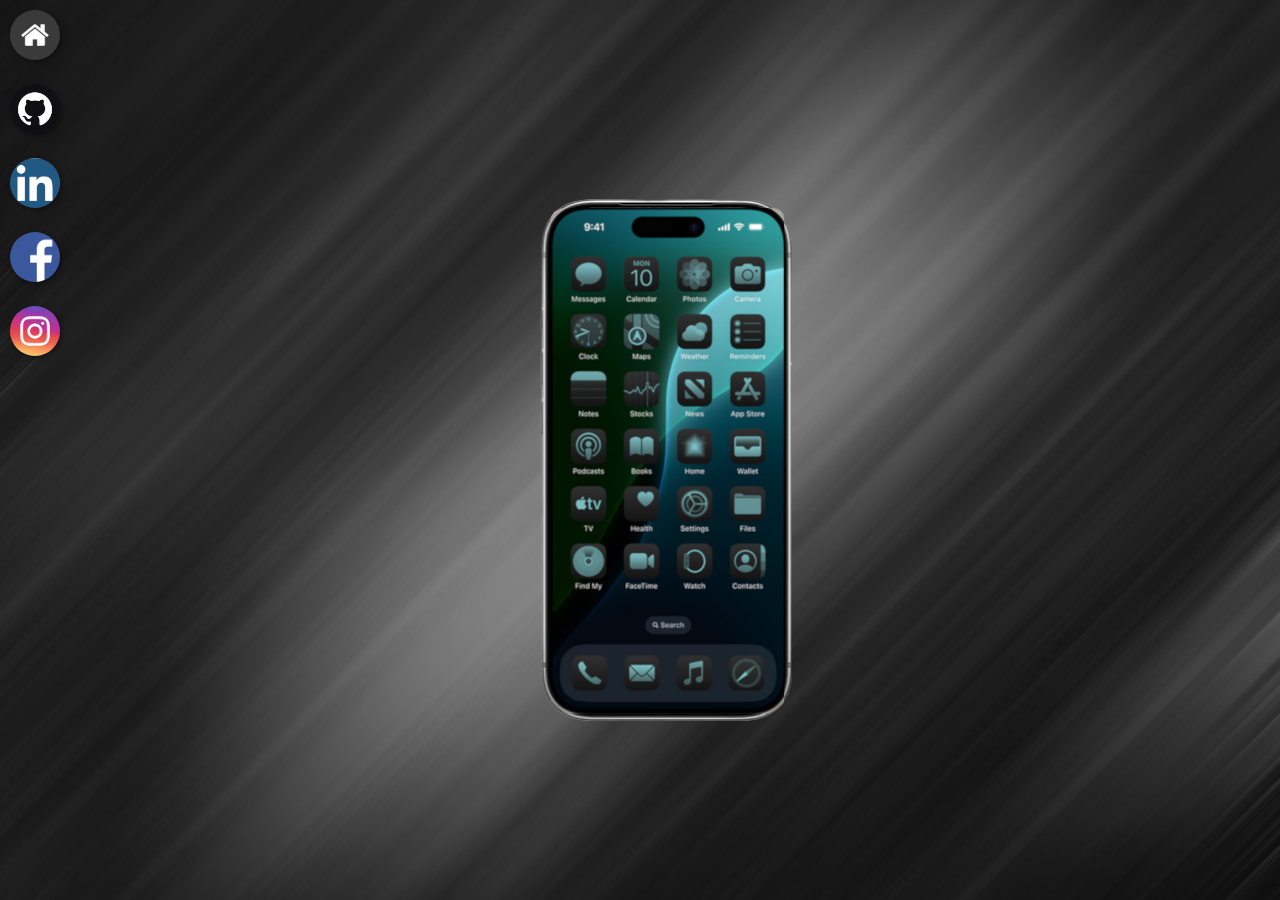
<file: index.html>
<!DOCTYPE html>
<html lang="pt-br">
<head>
    <meta charset="UTF-8">
    <meta name="viewport" content="width=device-width, initial-scale=1.0">
    <link rel="shortcut icon" href="imagens/Favicon.png" type="image/x-icon">
    <link rel="stylesheet" href="estilos/estilo.css">
    <title>Redes Sociais</title>
</head>
<body>

<main>
    <section id="telefone">
        <iframe src="home.html" name="tela" id="tela" frameborder="0">
            Seu navegador não é compátivel com isso.
        </iframe>


    </section>

    <section id="redes-sociais">
        <a href="#" target="tela"><img src="icones/logo-home projeto redes.jpg" alt="Home"></a><br>
        <a href="#" target="tela"><img src="icones/github-logo projeto redes.webp" alt="GitHub"></a><br>
        <a href="#" target="tela"><img src="icones/linkedin-logo.png" alt="LinkedIn"></a><br>
        <a href="#" target="tela"><img src="icones/facebook-logo.png" alt="Facebook"></a><br>
        <a href="#" target="tela"><img src="icones/instagram-logo.jpg" alt="Instagram"></a>
        

    </section>


</main>

 
    
</body>
</html>
</file>
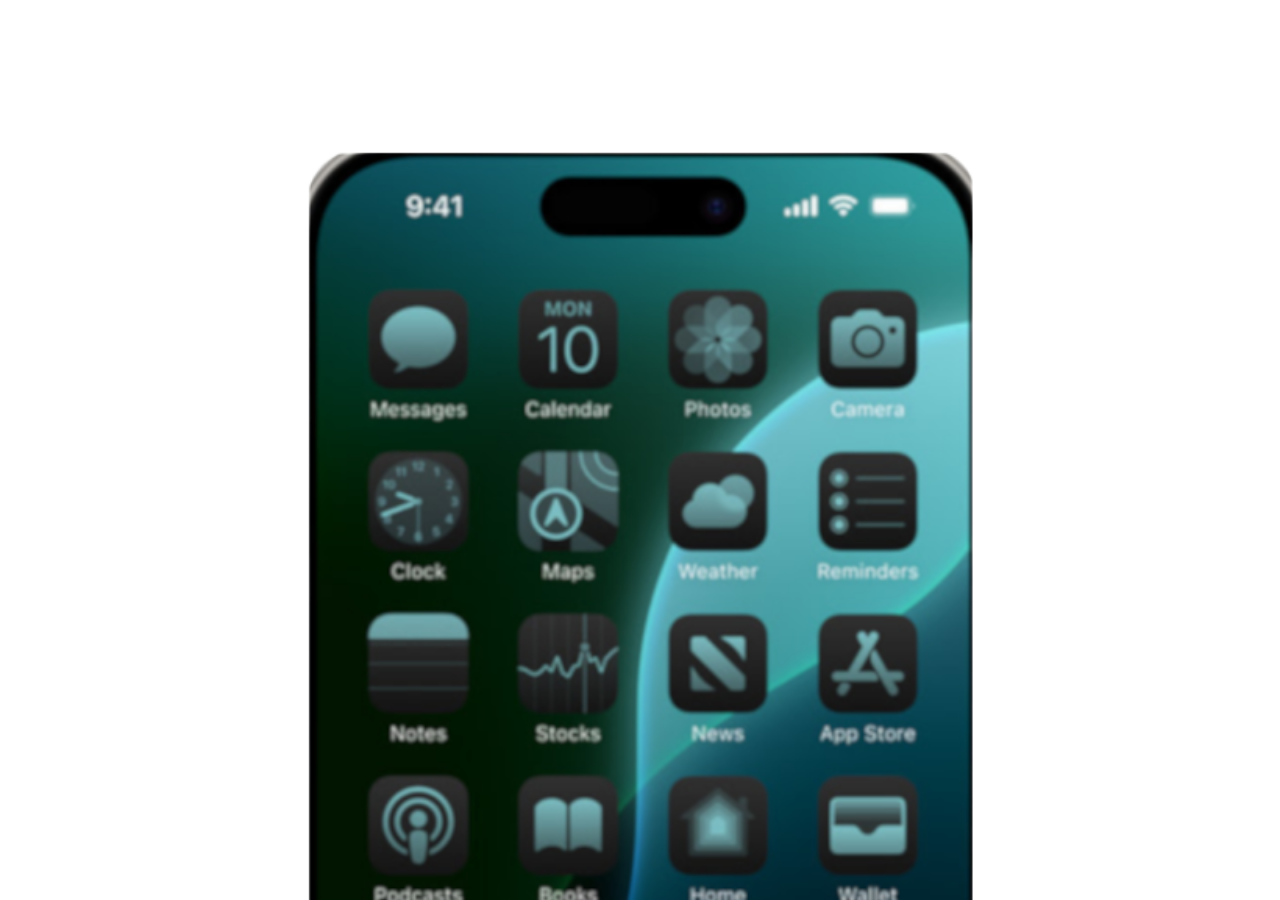
<file: home.html>
<!DOCTYPE html>
<html lang="pt-br">
<head>
    <meta charset="UTF-8">
    <meta name="viewport" content="width=device-width, initial-scale=1.0">
    <title>Home</title>
</head>
<style>

    * {
        margin: 0px;
        padding: 0px;
    }
    body {

        width: 100vw;
        height: 100vh;
        background: url(imagens/tela2.png);
        background-repeat: no-repeat;
        background-position: top center;
        background-size: cover; 
    }

</style>
<body>
    
</body>
</html>
</file>
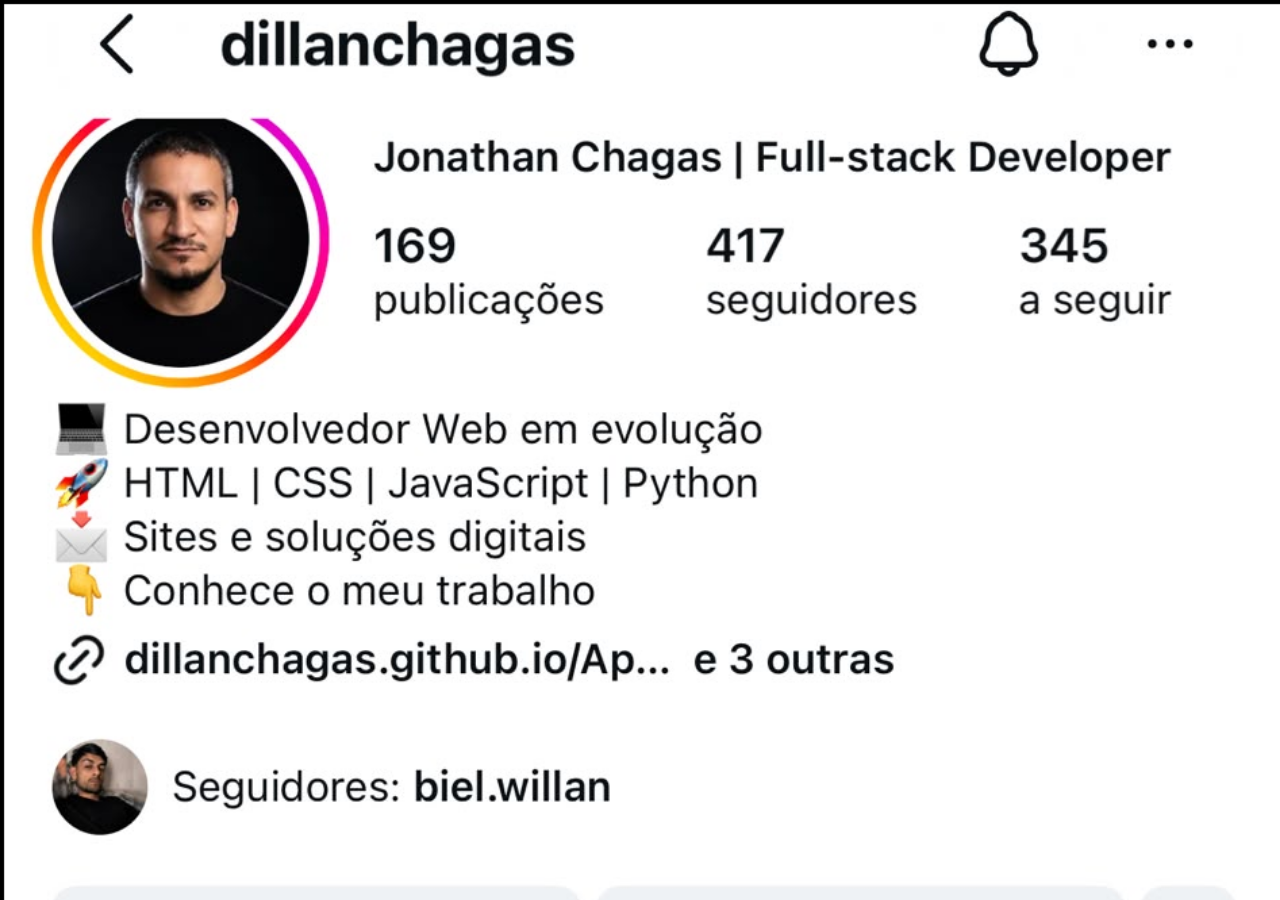
<file: instagram.html>
<!DOCTYPE html>
<html lang="pt-br">
<head>
    <meta charset="UTF-8">
    <meta name="viewport" content="width=device-width, initial-scale=1.0">
    <title>Instagram</title>
</head>
<style>

    * {
        margin: 0px;
        padding: 0px;
    }
    body {

        width: 100vw;
        height: 100vh;
        background: black url(imagens/feed1.png);
        background-repeat: no-repeat;
        background-position: top center;
        background-size: cover; 
    }

</style>
<body>
    
</body>
</html>
</file>
<file: estilos/estilo.css>
@charset "UTF-8";

*{
    margin: 0px;
    padding: 0px;
    font-family: Arial, Helvetica, sans-serif;

}

html, body{
    
    height: 100vh;
    width: 100vw;
    

}

body{

    background-image: url('../imagens/fundo.jpg');
    background-position: top center;
    background-repeat: no-repeat;
    background-size: cover;
    background-attachment: fixed;

}

main {
    position: relative;
    height: 100vh;
    
}

section#telefone {
    position: absolute;
    top: 50%;
    left: 50%;
    transform: translate(-70%, -50%);
     
    height: 542px;
    width: 505px;
    
    background-image: url(../imagens/telefone.png);
}

iframe#tela{
    position: relative;
    top: -25px;
    left: 263px;
    width: 235px;
    height: 632px;
}


section#redes-sociais img{
    width: 50px;
    margin: 10px;
    border-radius: 50%;
    box-shadow: 2px 2px 5px rgba(0, 0, 0, 0.400);
    box-sizing: border-box;
    


}

section#redes-sociais img:hover{
    transition: 0.3s;
    border: 2px solid rgba(255, 255, 255, 0.596) ;
    zoom: 10px;
    transform: translate(3px, 3px);
    box-shadow: -5px -5px 10px rgba(0, 0, 0, 0.6);
}
</file>
